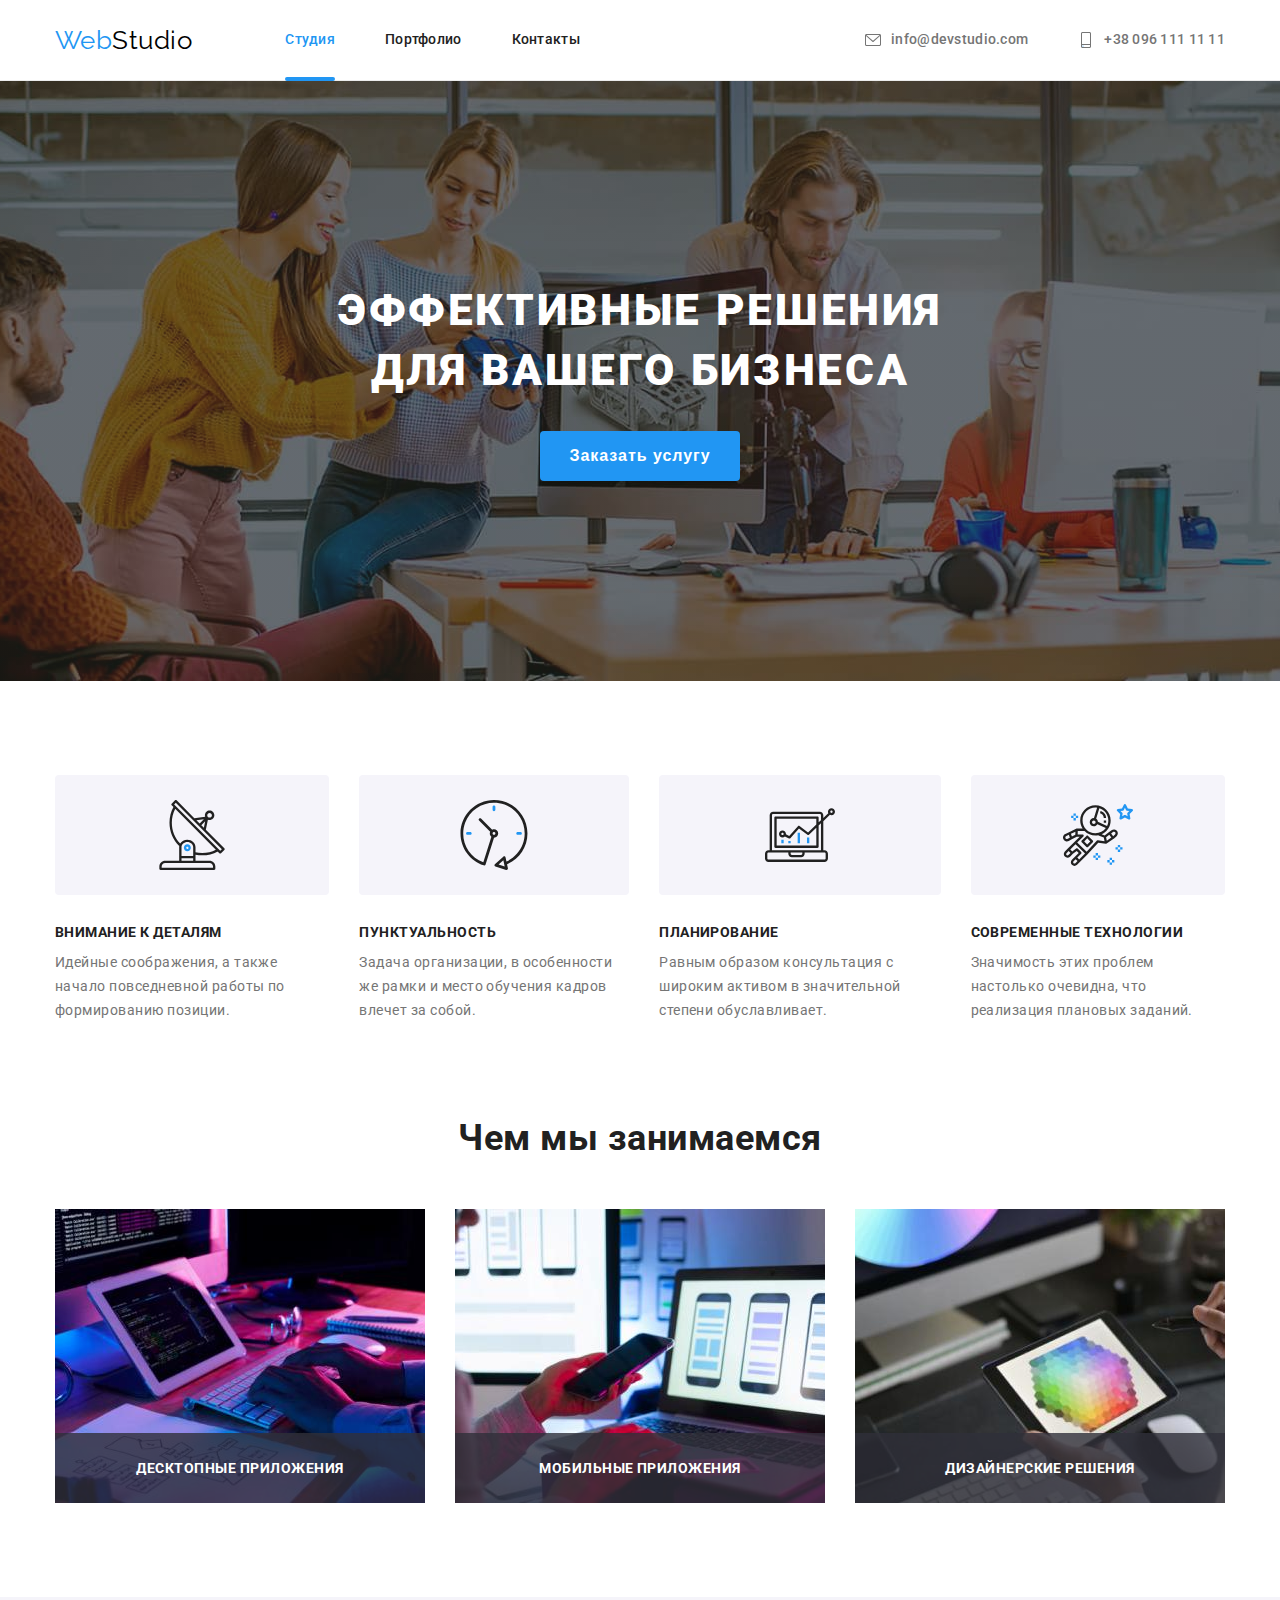
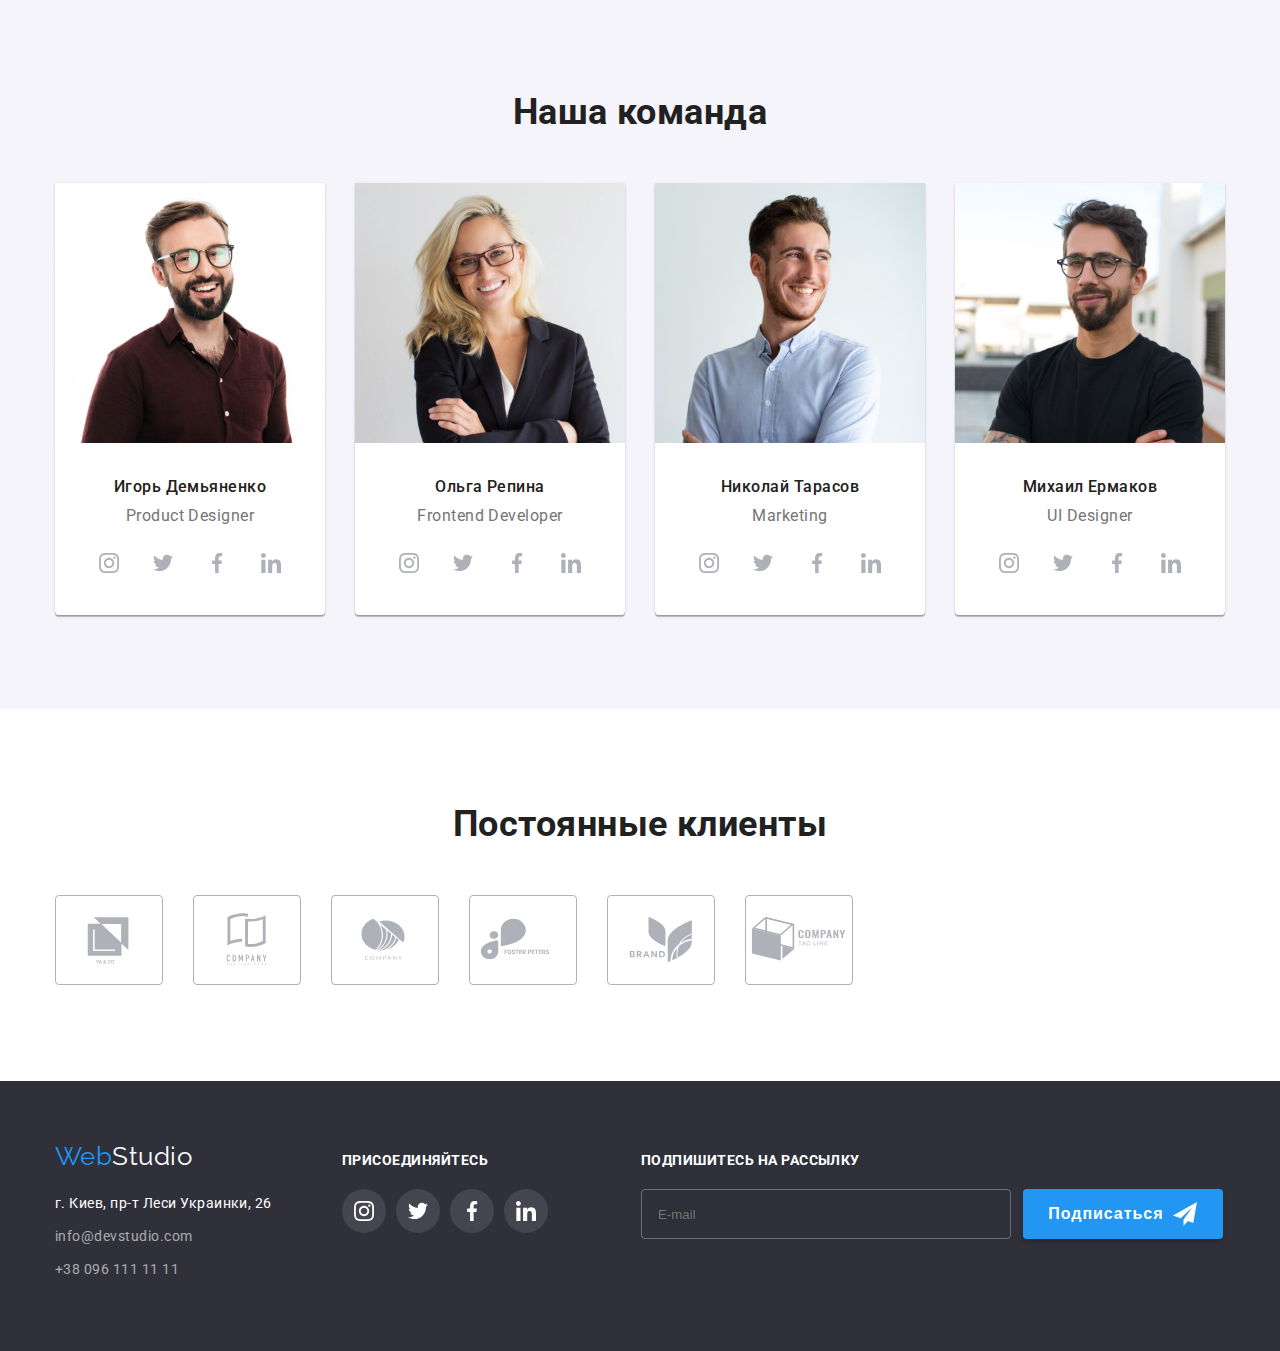
<file: index.html>
<!DOCTYPE html>
<html lang="ru">

<head>
    <meta charset="UTF-8">
    <meta http-equiv="X-UA-Compatible" content="IE=edge">
    <meta name="viewport" content="width=device-width, initial-scale=1.0">
    <title>WebStudio</title>
    <link rel="preconnect" href="https://fonts.gstatic.com">
    <link href="https://fonts.googleapis.com/css2?family=Raleway:wght@700&family=Roboto:wght@400;500;700;900&display=swap" rel="stylesheet">
    <link rel="stylesheet" href="https://cdnjs.cloudflare.com/ajax/libs/modern-normalize/1.0.0/modern-normalize.min.css" integrity="sha512-ISS7cAi1PEhQ8jnbJpJZMd29NlhNj4AWYyLOSp2CE/CsHxTCu+r+t0D2yoJudVrd0/8fTVPUVDzY5Tvli75u/g==" crossorigin="anonymous" referrerpolicy="no-referrer"
    />
    <link rel="stylesheet" href="./css/main.min.css">
</head>

<body>
    <!--Шапка сайта-->
    <header class="header">
        <div class="container">
            <nav class="nav">
                <a class="logo link" href="./index.html">
                    Web<span class="logo--header">Studio</span>
                </a>
                <ul class="nav__list list">
                    <li class="nav__item">
                        <a class="nav__link link current" href="./index.html">Студия</a>
                    </li>
                    <li class="nav__item">
                        <a class="nav__link link" href="./portfolio.html">Портфолио</a>
                    </li>
                    <li class="nav__item">
                        <a class="nav__link link" href="#">Контакты</a>
                    </li>
                </ul>
                <ul class="nav-contacts list">
                    <li class="nav-contacts__item">
                        <a class="nav-contacts__link link" href="mailto:info@devstudio.com">
                            <svg class="nav-contacts__icon">
                                <use href="./images/icons.svg#icon-envelope" width="16" height="16"></use>
                            </svg> info@devstudio.com
                        </a>
                    </li>
                    <li class="nav-contacts__item">
                        <a class="nav-contacts__link link" href="tel:+380961111111">
                            <svg class="nav-contacts__icon">
                                <use href="./images/icons.svg#icon-smartphone" width="16" height="16"></use>
                            </svg> +38 096 111 11 11
                        </a>
                    </li>
                </ul>
            </nav>
        </div>
    </header>
    <main>
        <!--Герой-->
        <section class="hero">
            <div class="container">
                <h1 class="hero__title">Эффективные решения <br/>для вашего бизнеса</h1>
                <button class="button button--dimensions" type="button" data-open-modal>Заказать услугу</button>
            </div>
        </section>
        <!-- Особенности -->
        <section class="section">
            <div class="container">
                <h2 class="section__title visually-hidden">Особенности</h2>
                <ul class="feature list">
                    <li class="feature__item">
                        <div class="feature__icon">
                            <svg class="feature__svg" width=70px hight=70px>
                                <use href="./images/icons.svg#icon-antenna"></use>
                            </svg>
                        </div>
                        <h3 class="feature__heading">Внимание к деталям</h3>
                        <p class="feature__paragraph">Идейные соображения, а также начало повседневной работы по формированию позиции.</p>
                    </li>
                    <li class="feature__item">
                        <div class="feature__icon">
                            <svg class="feature__svg" width=70px hight=70px>
                                <use href="./images/icons.svg#icon-clock"></use>
                            </svg>
                        </div>
                        <h3 class="feature__heading">Пунктуальность</h3>
                        <p class="feature__paragraph">Задача организации, в особенности же рамки и место обучения кадров влечет за собой.</p>
                    </li>
                    <li class="feature__item">
                        <div class="feature__icon">
                            <svg class="feature__svg" width=70px hight=70px>
                                <use href="./images/icons.svg#icon-diagram"></use>
                            </svg>
                        </div>
                        <h3 class="feature__heading">Планирование</h3>
                        <p class="feature__paragraph">Равным образом консультация с широким активом в значительной степени обуславливает.</p>
                    </li>
                    <li class="feature__item">
                        <div class="feature__icon">
                            <svg class="feature__svg" width=70px hight=70px>
                                <use href="./images/icons.svg#icon-astronaut"></use>
                            </svg>
                        </div>
                        <h3 class="feature__heading">Современные технологии</h3>
                        <p class="feature__paragraph">Значимость этих проблем настолько очевидна, что реализация плановых заданий.</p>
                    </li>
                </ul>
            </div>
        </section>
        <!--Работы-->
        <section class="section section-work">
            <div class="container">
                <h2 class="section-work__title section__title">Чем мы занимаемся</h2>
                <ul class="work list">
                    <li class="work__item">
                        <div class="work__thumb">
                            <img class="work__img" src="./images/notebook.jpg" alt="notebook" width="370" height="294">
                            <div class="work__thumb-img">
                                <h3 class="work__thumb-title">Десктопные приложения</h3>
                            </div>
                        </div>
                    </li>
                    <li class="work__item">
                        <div class="work__thumb">
                            <img class="work__img" src="./images/smartphone.jpg" alt="smartphone" width="370" height="294">
                            <div class="work__thumb-img">
                                <h3 class="work__thumb-title">Мобильные приложения</h3>
                            </div>
                        </div>
                    </li>
                    <li class="work__item">
                        <div class="work__thumb">
                            <img class="work__img" src="./images/tablet.jpg" alt="tablet" width="370" height="294">
                            <div class="work__thumb-img">
                                <h3 class="work__thumb-title">Дизайнерские решения</h3>
                            </div>
                        </div>
                    </li>
                </ul>
            </div>
        </section>
        <!--Наша команда-->
        <section class="our-team section">
            <div class="container">
                <h2 class="our-team__title section__title">Наша команда</h2>
                <ul class="our-team__list list">
                    <li class="our-team__item">
                        <div class="our-team__cards">
                            <img class="our-team__img" src="./images/product_designer.jpg" alt="Игорь Демьяненко" width="270" height="260">
                            <h3 class="our-team__heading">Игорь Демьяненко</h3>
                            <p class="our-team__paragraph">Product Designer</p>
                            <ul class="social__list social__list--our-team list">
                                <li class="social__item">
                                    <a class="social__link social__link--our-team link" href="">
                                        <svg class="social__icon" width="20" height="20">
                                            <use href="./images/icons.svg#icon-instagram"></use>
                                        </svg>
                                    </a>
                                </li>
                                <li class="social__item">
                                    <a class="social__link social__link--our-team link" href="">
                                        <svg class="social__icon" width="20" height="20">
                                            <use href="./images/icons.svg#icon-twitter"></use>
                                        </svg>
                                    </a>
                                </li>
                                <li class="social__item">
                                    <a class="social__link social__link--our-team link" href="">
                                        <svg class="social__icon" width="20" height="20">
                                            <use href="./images/icons.svg#icon-facebook"></use>
                                        </svg>
                                    </a>
                                </li>
                                <li class="social__item">
                                    <a class="social__link social__link--our-team link" href="">
                                        <svg class="social__icon" width="20" height="20">
                                            <use href="./images/icons.svg#icon-linkedin"></use>
                                        </svg>
                                    </a>
                                </li>
                            </ul>
                        </div>
                    </li>
                    <li class="our-team__item">
                        <div class="our-team__cards">
                            <img class="our-team__img" src="./images/frontend_developer.jpg" alt="Ольга Репина" width="270" height="260">
                            <h3 class="our-team__heading">Ольга Репина</h3>
                            <p class="our-team__paragraph">Frontend Developer</p>
                            <ul class="social__list social__list--our-team list">
                                <li class="social__item">
                                    <a class="social__link social__link--our-team link" href="">
                                        <svg class="social__icon" width="20" height="20">
                                            <use href="./images/icons.svg#icon-instagram"></use>
                                        </svg>
                                    </a>
                                </li>
                                <li class="social__item">
                                    <a class="social__link social__link--our-team link" href="">
                                        <svg class="social__icon" width="20" height="20">
                                            <use href="./images/icons.svg#icon-twitter"></use>
                                        </svg>
                                    </a>
                                </li>
                                <li class="social__item">
                                    <a class="social__link social__link--our-team link" href="">
                                        <svg class="social__icon" width="20" height="20">
                                            <use href="./images/icons.svg#icon-facebook"></use>
                                        </svg>
                                    </a>
                                </li>
                                <li class="social__item">
                                    <a class="social__link social__link--our-team link" href="">
                                        <svg class="social__icon" width="20" height="20">
                                            <use href="./images/icons.svg#icon-linkedin"></use>
                                        </svg>
                                    </a>
                                </li>
                            </ul>
                        </div>
                    </li>
                    <li class="our-team__item">
                        <div class="our-team__cards">
                            <img class="our-team__img" src="./images/мarketing.jpg" alt="Николай Тарасов" width="270" height="260">
                            <h3 class="our-team__heading">Николай Тарасов</h3>
                            <p class="our-team__paragraph">Marketing</p>
                            <ul class="social__list social__list--our-team list">
                                <li class="social__item">
                                    <a class="social__link social__link--our-team link" href="">
                                        <svg class="social__icon" width="20" height="20">
                                            <use href="./images/icons.svg#icon-instagram"></use>
                                        </svg>
                                    </a>
                                </li>
                                <li class="social__item">
                                    <a class="social__link social__link--our-team link" href="">
                                        <svg class="social__icon" width="20" height="20">
                                            <use href="./images/icons.svg#icon-twitter"></use>
                                        </svg>
                                    </a>
                                </li>
                                <li class="social__item">
                                    <a class="social__link social__link--our-team link" href="">
                                        <svg class="social__icon" width="20" height="20">
                                            <use href="./images/icons.svg#icon-facebook"></use>
                                        </svg>
                                    </a>
                                </li>
                                <li class="social__item">
                                    <a class="social__link social__link--our-team link" href="">
                                        <svg class="social__icon" width="20" height="20">
                                            <use href="./images/icons.svg#icon-linkedin"></use>
                                        </svg>
                                    </a>
                                </li>
                            </ul>
                        </div>
                    </li>
                    <li class="our-team__item">
                        <div class="our-team__cards">
                            <img class="our-team__img" src="./images/ui_designer.jpg" alt="Михаил Ермаков" width="270" height="260">
                            <h3 class="our-team__heading">Михаил Ермаков</h3>
                            <p class="our-team__paragraph">UI Designer</p>
                            <ul class="social__list social__list--our-team list">
                                <li class="social__item">
                                    <a class="social__link social__link--our-team link" href="">
                                        <svg class="social__icon" width="20" height="20">
                                            <use href="./images/icons.svg#icon-instagram"></use>
                                        </svg>
                                    </a>
                                </li>
                                <li class="social__item">
                                    <a class="social__link social__link--our-team link" href="">
                                        <svg class="social__icon" width="20" height="20">
                                            <use href="./images/icons.svg#icon-twitter"></use>
                                        </svg>
                                    </a>
                                </li>
                                <li class="social__item">
                                    <a class="social__link social__link--our-team link" href="">
                                        <svg class="social__icon" width="20" height="20">
                                            <use href="./images/icons.svg#icon-facebook"></use>
                                        </svg>
                                    </a>
                                </li>
                                <li class="social__item">
                                    <a class="social__link social__link--our-team link" href="">
                                        <svg class="social__icon" width="20" height="20">
                                            <use href="./images/icons.svg#icon-linkedin"></use>
                                        </svg>
                                    </a>
                                </li>
                            </ul>
                        </div>
                    </li>
                </ul>
            </div>
        </section>
        <section class="customers section">
            <div class="container">
                <h2 class="section__title customers__title">Постоянные клиенты</h2>
                <ul class="customers__list list">
                    <li class="customers__item">
                        <a class="customers__link link" href="#">
                            <svg class="customers__icon" width=106px hight=60px>
                                <use href="./images/icons.svg#icon-logo1"></use>
                            </svg>
                        </a>
                    </li>
                    <li class="customers__item">
                        <a class="customers__link link" href="#">
                            <svg class="customers__icon" width=106px hight=60px>
                                <use href="./images/icons.svg#icon-logo2"></use>
                            </svg>
                        </a>
                    </li>
                    <li class="customers__item">
                        <a class="customers__link link" href="#">
                            <svg class="customers__icon" width=106px hight=60px>
                                <use href="./images/icons.svg#icon-logo3"></use>
                            </svg>
                        </a>
                    </li>
                    <li class="customers__item">
                        <a class="customers__link link" href="#">
                            <svg class="customers__icon" width=106px hight=60px>
                                <use href="./images/icons.svg#icon-logo4"></use>
                            </svg>
                        </a>
                    </li>
                    <li class="customers__item">
                        <a class="customers__link link" href="#">
                            <svg class="customers__icon" width=106px hight=60px>
                                <use href="./images/icons.svg#icon-logo5"></use>
                            </svg>
                        </a>
                    </li>
                    <li class="customers__item">
                        <a class="customers__link link" href="#">
                            <svg class="customers__icon" width=106px hight=60px>
                                <use href="./images/icons.svg#icon-logo6"></use>
                            </svg>
                        </a>
                    </li>
                </ul>
            </div>
        </section>
    </main>
    <!--Футер-->
    <footer class="footer">
        <div class="container">
            <div class="footer-wrap">
                <h2 class="footer__title visually-hidden">Контакты</h2>
                <div class="contacts-wrap">
                    <a class="logo link" href="./index.html">
                        Web<span class="logo--footer">Studio</span>
                    </a>
                    <address class="contacts">
                        <p class="contacts-text">г. Киев, пр-т Леси Украинки, 26</p>
                        <ul class="list">
                            <li class="footer-contacts__item">
                                <a class="footer-contacts__link link" href="mailto:info@devstudio.com">info@devstudio.com</a>
                            </li>
                            <li class="footer-contacts__item">
                                <a class="footer-contacts__link link" href="tel:+380961111111">+38 096 111 11 11</a>
                            </li>
                        </ul>
                    </address>
                </div>
                <div class="footer-social">
                    <b class="footer-social__title">Присоединяйтесь</b>
                    <ul class="social__list social__list--footer list">
                        <li class="social__item social-item--footer">
                            <a class="social__link link" href="">
                                <svg class="social__icon--footer" width="20px" height="20">
                                    <use href="./images/icons.svg#icon-instagram"></use>
                                </svg>
                            </a>
                        </li>
                        <li class="social__item social-item--footer">
                            <a class="social__link link" href="">
                                <svg class="social__icon--footer" width="20px" height="20">
                                    <use href="./images/icons.svg#icon-twitter"></use>
                                </svg>
                            </a>
                        </li>
                        <li class="social__item social-item--footer">
                            <a class="social__link link" href="facebook.com">
                                <svg class="social__icon--footer" width="20px" height="20">
                                    <use href="./images/icons.svg#icon-facebook"></use>
                                </svg>
                            </a>
                        </li>
                        <li class="social__item social-item--footer">
                            <a class="social__link social__link--footer link" href="">
                                <svg class="social__icon--footer" width="20px" height="20">
                                    <use href="./images/icons.svg#icon-linkedin"></use>
                                </svg>
                            </a>
                        </li>
                    </ul>
                </div>
                <div>
                    <b class="footer-form__title">Подпишитесь на рассылку</b>
                    <form class="footer-form js-speaker-form">
                        <label class="footer-form-label">
                            <input class="footer-form-input" type="email" name="email" id="email" placeholder="E-mail">
                        </label>
                        <button class="button button--footer button--dimensions" type="submit">
                            <span>Подписаться</span>
                            <svg class="button--icon" width="24" height="24">
                                <use href="./images/icons.svg#icon-send"></use>
                            </svg>
                        </button>
                    </form>
                </div>
            </div>
        </div>
    </footer>
    <div class="backdrop is-hidden" data-backdrop>
        <div class="modal">
            <b class="modal-title">Оставьте свои данные, мы вам перезвоним</b>
            <form class="modal-form">
                <ul class="modal-form__list list">
                    <li class="modal-form__item">
                        <label class="modal-form__label">
                            <span class="modal-form__span">Имя</span>
                            <div class="modal-form__decoration">
                                <input class="modal-form__input" type="text" name="user-name">
                                <svg class="modal-form__svg" width="18" height="18">
                                    <use href="./images/icons.svg#icon-name"></use>
                                </svg>
                            </div>
                        </label>
                    </li>
                    <li class="modal-form__item">
                        <label class="modal-form__label">
                            <span class="modal-form__span">Телефон</span>
                            <div class="modal-form__decoration">
                                <input class="modal-form__input" type="tel" name="user-phone">
                                <svg class="modal-form__svg" width="18" height="18">
                                    <use href="./images/icons.svg#icon-pfone"></use>
                                </svg>
                            </div>
                        </label>
                    </li>
                    <li class="modal-form__item">
                        <label class="modal-form__label">
                            <span class="modal-form__span">Почта</span>
                            <div class="modal-form__decoration">
                                <input class="modal-form__input" type="email" name="user-email">
                                <svg class="modal-form__svg" width="18" height="18">
                                    <use href="./images/icons.svg#icon-mail"></use>
                                </svg>
                            </div>
                        </label>
                    </li>
                    <li class="modal-form__item">
                        <label class="modal-form__label">
                            <span class="modal-form__span">Комментарий</span>
                            <textarea class="modal-form__textarea" name="comment" id="comment" rows="7" placeholder="Введите текст"></textarea>
                        </label>
                    </li>
                </ul>
                <label class="form-mailing__checkbox">
                    <input class="form-input-checkbox visually-hidden" type="checkbox" name="mailing" value="mailing"/>
                    <svg class="form-svg-checkbox" width="16" height="15">
                        <use href="./images/icons.svg#icon-check"></use>
                    </svg>
                    <span class="form-mailing__span">Соглашаюсь с рассылкой и принимаю&nbsp</span>
                    <a class="modal-form__link" href="#">
                        Условия договора
                    </a>
                </label>
                <button class=" button button__modal-form button--dimensions" type="submit">Отправить</button>
            </form>
            <button class="close" type="button" data-close-modal>
                <svg class="modal-icon-close" width="18" height="18">
                    <use href="./images/icons.svg#icon-close"></use>
                </svg>
            </button>
        </div>
    </div>
    <script src="./modal.js"></script>
    <script>
        (() => {
            document
                .querySelector('.js-speaker-form')
                .addEventListener('submit', e => {
                    e.preventDefault();

                    new FormData(e.currentTarget).forEach((value, name) =>
                        console.log('${name}: ${value}'),
                    );

                    e.currentTarget.reset();
                });
        })();
    </script>
</body>

</html>
</file>
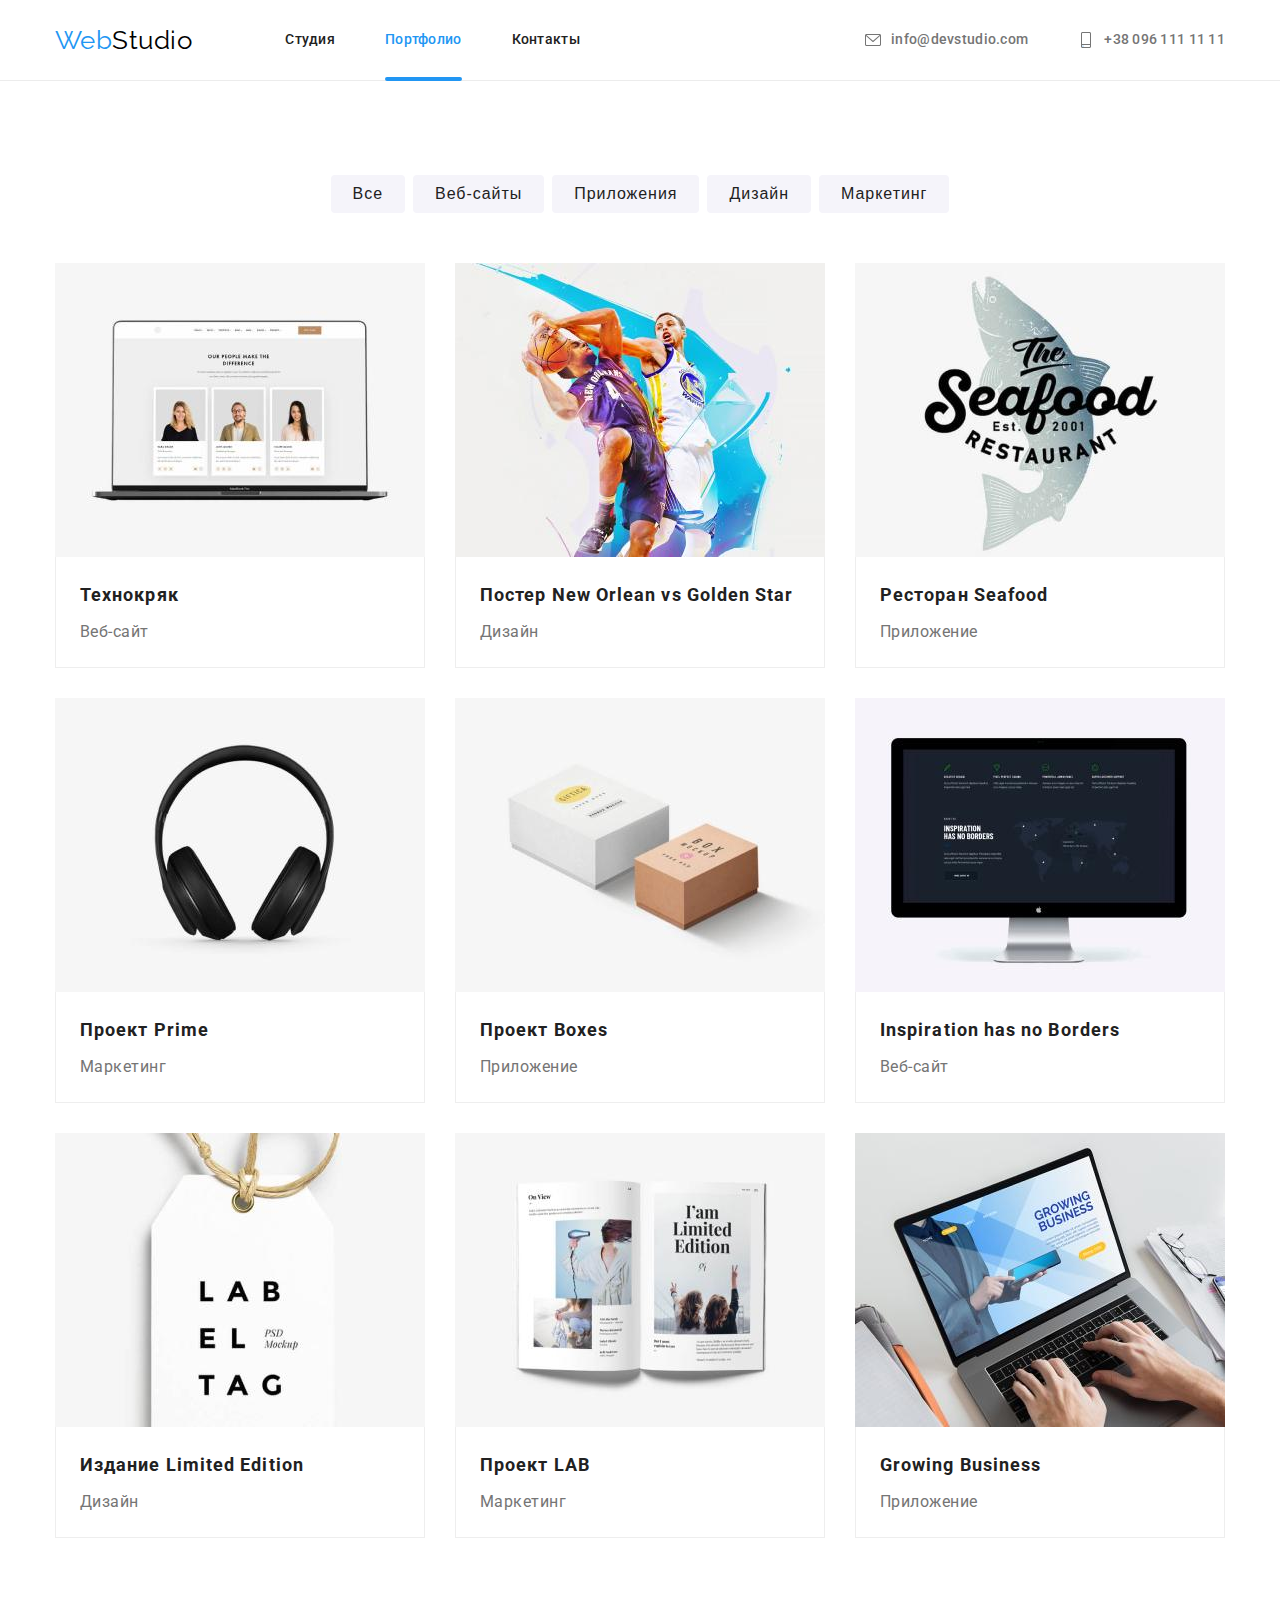
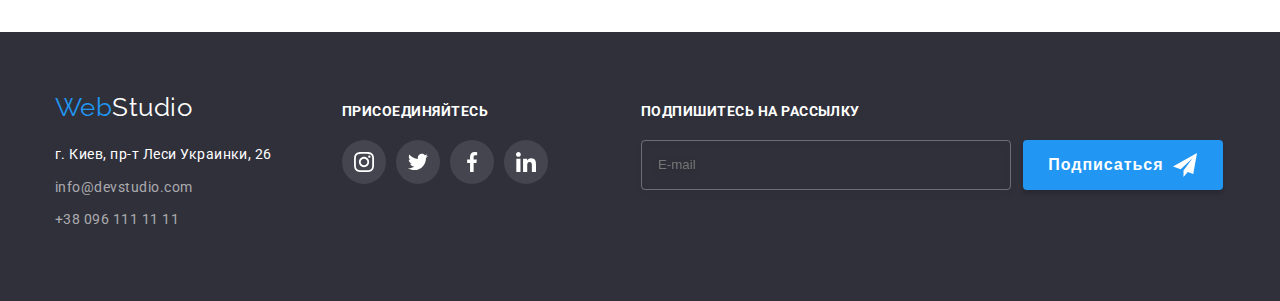
<file: portfolio.html>
<!DOCTYPE html>
<html lang="ru">

<head>
    <meta charset="UTF-8">
    <meta http-equiv="X-UA-Compatible" content="IE=edge">
    <meta name="viewport" content="width=device-width, initial-scale=1.0">
    <title>Портфолио</title>
    <link rel="preconnect" href="https://fonts.gstatic.com">
    <link href="https://fonts.googleapis.com/css2?family=Raleway:wght@700&family=Roboto:wght@400;500;700;900&display=swap" rel="stylesheet">
    <link rel="stylesheet" href="https://cdnjs.cloudflare.com/ajax/libs/modern-normalize/1.0.0/modern-normalize.min.css" integrity="sha512-ISS7cAi1PEhQ8jnbJpJZMd29NlhNj4AWYyLOSp2CE/CsHxTCu+r+t0D2yoJudVrd0/8fTVPUVDzY5Tvli75u/g==" crossorigin="anonymous" referrerpolicy="no-referrer"
    />
    <link rel="stylesheet" href="./css/main.min.css">
</head>

<body>
    <!--Шапка сайта-->
    <header class="header">
        <div class="container">
            <nav class="nav">
                <a class="logo link" href="./index.html">
                    Web<span class="logo--header">Studio</span>
                </a>
                <ul class="nav__list list">
                    <li class="nav__item">
                        <a class="nav__link link" href="./index.html">Студия</a>
                    </li>
                    <li class="nav__item">
                        <a class="nav__link link current" href="./portfolio.html">Портфолио</a>
                    </li>
                    <li class="nav__item">
                        <a class="nav__link link" href="#">Контакты</a>
                    </li>
                </ul>
                <ul class="nav-contacts list">
                    <li class="nav-contacts__item">
                        <a class="nav-contacts__link link" href="mailto:info@devstudio.com">
                            <svg class="nav-contacts__icon">
                                <use href="./images/icons.svg#icon-envelope" width="16" height="16"></use>
                            </svg> info@devstudio.com
                        </a>
                    </li>
                    <li class="nav-contacts__item">
                        <a class="nav-contacts__link link" href="tel:+380961111111">
                            <svg class="nav-contacts__icon">
                                <use href="./images/icons.svg#icon-smartphone" width="16" height="16"></use>
                            </svg> +38 096 111 11 11
                        </a>
                    </li>
                </ul>
            </nav>
        </div>
    </header>
    <main class="section">
        <div class="container">
            <h1 class="visually-hidden">Портфолио</h1>
            <h2 class="visually-hidden">Фильтр списка сайтов</h2>
            <div class="filter-wrap">
                <ul class="filter list">
                    <li class="filter__item">
                        <button class="button--filter button" type="button">Все</button>
                    </li>
                    <li class="filter__item">
                        <button class="button--filter button" type="button">Веб-сайты</button>
                    </li>
                    <li class="filter__item">
                        <button class="button--filter button" type="button">Приложения</button>
                    </li>
                    <li class="filter__item">
                        <button class="button--filter button" type="button">Дизайн</button>
                    </li>
                    <li class="filter__item">
                        <button class="button--filter button" type="button">Маркетинг</button>
                    </li>
                </ul>
            </div>
            <h2 class="visually-hidden">Галерея работ</h2>
            <ul class="gallery-works list">
                <li class="gallery-works__item">
                    <a class="card link" href="">
                        <div class="card__thumb">
                            <img class="card__img" src="./images/portfolio/technocryk.jpg" alt="technocryk" width="370" height="294">
                            <p class="card-back-side">Технокряк это современная площадка распространения коронавируса. Компании используют эту платформу для цифрового шпионажа и атак на защищённые сервера конкурентов.
                            </p>
                        </div>
                        <div class="card__description">
                            <h3 class="card__heading">Технокряк</h3>
                            <p class="card__text">Веб-сайт</p>
                        </div>
                    </a>
                </li>
                <li class="gallery-works__item">
                    <a class="card link" href="">
                        <div class="card__thumb">
                            <img class="card__img" src="./images/portfolio/poster.jpg" alt="Poster New Orlean vs Golden Star" width="370" height="294">
                            <p class="card-back-side">Технокряк это современная площадка распространения коронавируса. Компании используют эту платформу для цифрового шпионажа и атак на защищённые сервера конкурентов.
                            </p>
                        </div>
                        <div class="card__description">
                            <h3 class="card__heading">Постер New Orlean vs Golden Star</h3>
                            <p class="card__text">Дизайн</p>
                        </div>
                    </a>
                </li>
                <li class="gallery-works__item">
                    <a class="card link" href="">
                        <div class="card__thumb">
                            <img class="card__img" src="./images/portfolio/seafood.jpg" alt="Seafood Restaurant" width="370" height="294">
                            <p class="card-back-side">Технокряк это современная площадка распространения коронавируса. Компании используют эту платформу для цифрового шпионажа и атак на защищённые сервера конкурентов.
                            </p>
                        </div>
                        <div class="card__description">
                            <h3 class="card__heading">Ресторан Seafood</h3>
                            <p class="card__text">Приложение</p>
                        </div>
                    </a>
                </li>
                <li class="gallery-works__item">
                    <a class="card link" href="">
                        <div class="card__thumb">
                            <img class="card__img" src="./images/portfolio/prime.jpg" alt="Prime Project" width="370" height="294">
                            <p class="card-back-side">Технокряк это современная площадка распространения коронавируса. Компании используют эту платформу для цифрового шпионажа и атак на защищённые сервера конкурентов.
                            </p>
                        </div>
                        <div class="card__description">
                            <h3 class="card__heading">Проект Prime</h3>
                            <p class="card__text">Маркетинг</p>
                        </div>
                    </a>
                </li>
                <li class="gallery-works__item">
                    <a class="card link" href="">
                        <div class="card__thumb">
                            <img class="card__img" src="./images/portfolio/boxes.jpg" alt="Boxes project" width="370" height="294">
                            <p class="card-back-side">Технокряк это современная площадка распространения коронавируса. Компании используют эту платформу для цифрового шпионажа и атак на защищённые сервера конкурентов.
                            </p>
                        </div>
                        <div class="card__description">
                            <h3 class="card__heading">Проект Boxes</h3>
                            <p class="card__text">Приложение</p>
                        </div>
                    </a>
                </li>
                <li class="gallery-works__item">
                    <a class="card link" href="">
                        <div class="card__thumb">
                            <img class="card__img" src="./images/portfolio/inspiration.jpg" alt="Inspiration has no Borders" width="370" height="294">
                            <p class="card-back-side">Технокряк это современная площадка распространения коронавируса. Компании используют эту платформу для цифрового шпионажа и атак на защищённые сервера конкурентов.
                            </p>
                        </div>
                        <div class="card__description">
                            <h3 class="card__heading">Inspiration has no Borders</h3>
                            <p class="card__text">Веб-сайт</p>
                        </div>
                    </a>
                </li>
                <li class="gallery-works__item">
                    <a class="card link" href="">
                        <div class="card__thumb">
                            <img class="card__img" src="./images/portfolio/lab.jpg" alt="Limited Edition" width="370" height="294">
                            <p class="card-back-side">Технокряк это современная площадка распространения коронавируса. Компании используют эту платформу для цифрового шпионажа и атак на защищённые сервера конкурентов.
                            </p>
                        </div>
                        <div class="card__description">
                            <h3 class="card__heading">Издание Limited Edition</h3>
                            <p class="card__text">Дизайн</p>
                        </div>
                    </a>
                </li>
                <li class="gallery-works__item">
                    <a class="card link" href="">
                        <div class="card__thumb">
                            <img class="card__img" src="./images/portfolio/limited.jpg" alt="LAB project" width="370" height="294">
                            <p class="card-back-side">Технокряк это современная площадка распространения коронавируса. Компании используют эту платформу для цифрового шпионажа и атак на защищённые сервера конкурентов.
                            </p>
                        </div>
                        <div class="card__description">
                            <h3 class="card__heading">Проект LAB</h3>
                            <p class="card__text">Маркетинг</p>
                        </div>
                    </a>
                </li>
                <li class="gallery-works__item">
                    <a class="card link" href="">
                        <div class="card__thumb">
                            <img class="card__img" src="./images/portfolio/business.jpg" alt="Growing Business" width="370" height="294">
                            <p class="card-back-side">Технокряк это современная площадка распространения коронавируса. Компании используют эту платформу для цифрового шпионажа и атак на защищённые сервера конкурентов.
                            </p>
                        </div>
                        <div class="card__description">
                            <h3 class="card__heading">Growing Business</h3>
                            <p class="card__text">Приложение</p>
                        </div>
                    </a>
                </li>
            </ul>
        </div>
    </main>
    <footer class="footer">
        <div class="container">
            <div class="footer-wrap">
                <div class="contacts-wrap">
                    <h2 class="footer__title visually-hidden">Контакты</h2>
                    <a class="logo link" href="./index.html">
                        Web<span class="logo--footer">Studio</span>
                    </a>
                    <address class="contacts">
                        <p class="contacts-text">г. Киев, пр-т Леси Украинки, 26</p>
                        <ul class="list">
                            <li class="footer-contacts__item">
                                <a class="footer-contacts__link link" href="mailto:info@devstudio.com">info@devstudio.com</a>
                            </li>
                            <li class="footer-contacts__item">
                                <a class="footer-contacts__link link" href="tel:+380961111111">+38 096 111 11 11</a>
                            </li>
                        </ul>
                    </address>
                </div>
                <div class="footer-social">
                    <b class="footer-social__title">Присоединяйтесь</b>
                    <ul class="social__list social__list--footer list">
                        <li class="social__item social-item--footer">
                            <a class="social__link link" href="">
                                <svg class="social__icon--footer" width="20px" height="20">
                                    <use href="./images/icons.svg#icon-instagram"></use>
                                </svg>
                            </a>
                        </li>
                        <li class="social__item social-item--footer">
                            <a class="social__link link" href="">
                                <svg class="social__icon--footer" width="20px" height="20">
                                    <use href="./images/icons.svg#icon-twitter"></use>
                                </svg>
                            </a>
                        </li>
                        <li class="social__item social-item--footer">
                            <a class="social__link link" href="facebook.com">
                                <svg class="social__icon--footer" width="20px" height="20">
                                    <use href="./images/icons.svg#icon-facebook"></use>
                                </svg>
                            </a>
                        </li>
                        <li class="social__item social-item--footer">
                            <a class="social__link link" href="">
                                <svg class="social__icon--footer" width="20px" height="20">
                                    <use href="./images/icons.svg#icon-linkedin"></use>
                                </svg>
                            </a>
                        </li>
                    </ul>
                </div>
                <div class="footer-form-decoration">
                    <b class="footer-form__title">Подпишитесь на рассылку</b>
                    <form class="footer-form js-speaker-form">
                        <label class="footer-form-label">
                            <input class="footer-form-input" type="email" name="email" id="email" placeholder="E-mail">
                        </label>
                        <button class="button button--footer button--dimensions" type="submit">
                            <span>Подписаться</span>
                            <svg class="button--icon" width="24" height="24">
                                <use href="./images/icons.svg#icon-send"></use>
                            </svg>
                        </button>
                    </form>
                </div>
            </div>
        </div>
    </footer>
</body>

</html>
</file>
<file: css/main.min.css>
:root{--main-font: Roboto, sans-serif;--auxiliary-font: Raleway, sans-serif;--header-logo: #000000;--header-color-border: #ececec;--hero-linear-gradient-start: rgba(48, 58, 47, 0.4);--hero-linear-gradient-end: rgba(48, 58, 47, 0.4);--background-color-hero: #c4c4c4;--background-social-icon-footer: rgba(255, 255, 255, 0.1);--background-color-hero-footer: #2f303a;--title-text-color-hero-footer: #ffffff;--title-text-color: #212121;--primary-text-color: #757575;--static-color-svg-icons: #afb1b8;--accent-color: #2196f3;--primary-white-color: #ffffff;--button-primary-background: #f5f4fa;--button-hover: #188ce8;--background-color-modal: rgba(0, 0, 0, 0.2);--background-card-back-side: rgba(33, 150, 243, 0.9)}html{-webkit-box-sizing:border-box;box-sizing:border-box}*,*::before,*::after{-webkit-box-sizing:inherit;box-sizing:inherit}body{margin:0;color:var(--primary-text-color);background-color:var(--primary-white-color);font-family:var(--main-font);font-style:normal;letter-spacing:0.03em}h1,h2,h3,h4,h5,h6{margin-top:0;margin-bottom:0}textarea{resize:none}.visually-hidden{position:absolute;width:1px;height:1px;margin:-1px;border:0;padding:0;white-space:nowrap;-webkit-clip-path:inset(100%);clip-path:inset(100%);clip:rect(0 0 0 0);overflow:hidden}.list{padding:0;margin:0;list-style:none}.link{text-decoration:none}.container{width:1200px;margin-left:auto;margin-right:auto;padding-left:15px;padding-right:15px}.logo{font-family:var(--auxiliary-font);font-size:26px;line-height:1.19;color:var(--accent-color)}.logo--header{margin-right:93px;color:var(--header-logo)}.logo--footer{display:inline-block;margin-bottom:20px;color:var(--title-text-color-hero-footer)}.button{padding:10px;text-decoration:none;border-style:none;font-style:normal;font-weight:700;font-size:16px;line-height:1.875;letter-spacing:0.06em;cursor:pointer;border-radius:4px;color:var(--title-text-color-hero-footer);background-color:var(--accent-color);-webkit-box-shadow:0px 4px 4px rgba(0,0,0,0.15);box-shadow:0px 4px 4px rgba(0,0,0,0.15);-webkit-transition:250ms background-color cubic-bezier(0.4, 0, 0.2, 1);transition:250ms background-color cubic-bezier(0.4, 0, 0.2, 1)}.button:hover,.button:focus{background-color:var(--button-hover)}.button--footer{display:-webkit-box;display:-ms-flexbox;display:flex;-webkit-box-pack:center;-ms-flex-pack:center;justify-content:center;fill:var(--title-text-color-hero-footer)}.button--icon{margin-left:10px;-ms-flex-item-align:center;-ms-grid-row-align:center;align-self:center}.button__modal-form{display:-webkit-box;display:-ms-flexbox;display:flex;-webkit-box-pack:center;-ms-flex-pack:center;justify-content:center;-webkit-box-align:center;-ms-flex-align:center;align-items:center;margin-left:auto;margin-right:auto}.button--dimensions{min-width:200px;min-height:50px}.section{padding-top:94px;padding-bottom:94px}.section__title,.footer__title{margin-top:0;margin-bottom:0;font-weight:700;font-size:36px;line-height:1.17;text-align:center;color:var(--title-text-color)}.section__title .heading,.footer__title .heading{color:var(--title-text-color)}.social__list{display:-webkit-box;display:-ms-flexbox;display:flex}.social__item{display:-webkit-box;display:-ms-flexbox;display:flex;width:44px;height:44px;-webkit-box-pack:center;-ms-flex-pack:center;justify-content:center;-webkit-box-align:center;-ms-flex-align:center;align-items:center}.social__item:not(:last-child){margin-right:10px}.social__link{display:-webkit-box;display:-ms-flexbox;display:flex;width:inherit;height:inherit;-webkit-box-pack:center;-ms-flex-pack:center;justify-content:center;-webkit-box-align:center;-ms-flex-align:center;align-items:center;border-radius:50%;-webkit-transition:250ms background-color cubic-bezier(0.4, 0, 0.2, 1),250ms fill cubic-bezier(0.4, 0, 0.2, 1);transition:250ms background-color cubic-bezier(0.4, 0, 0.2, 1),250ms fill cubic-bezier(0.4, 0, 0.2, 1)}.social__link:hover,.social__link:focus{background-color:var(--accent-color);fill:var(--primary-white-color)}.social__list--our-team{margin-top:16px;-webkit-box-pack:center;-ms-flex-pack:center;justify-content:center;fill:var(--static-color-svg-icons)}.social__list--footer{display:-webkit-box;display:-ms-flexbox;display:flex;margin-top:20px}.social-item--footer{background-color:var(--background-social-icon-footer);border-radius:50%}.social-item:not(:last-child){margin-right:10px}.social__icon--footer{fill:var(--primary-white-color)}.header{border-bottom:1px solid var(--header-color-border)}.nav{display:-webkit-box;display:-ms-flexbox;display:flex;-webkit-box-align:center;-ms-flex-align:center;align-items:center}.nav__list{display:-webkit-box;display:-ms-flexbox;display:flex}.nav__item:not(:last-child){margin-right:50px}.nav__link{display:block;padding-top:32px;padding-bottom:32px;font-weight:500;font-size:14px;line-height:1.14;letter-spacing:0.02em;color:var(--title-text-color);-webkit-transition-property:color, fill;transition-property:color, fill;-webkit-transition-duration:250ms;transition-duration:250ms;-webkit-transition-timing-function:cubic-bezier(0.4, 0, 0.2, 1);transition-timing-function:cubic-bezier(0.4, 0, 0.2, 1)}.nav__link:hover,.nav__link:focus{color:var(--accent-color);fill:var(--accent-color)}.nav__link.current{position:relative;color:var(--accent-color)}.nav__link.current::after{content:'';position:absolute;bottom:-1px;left:0;display:block;width:100%;height:4px;border:2px solid var(--accent-color);border-radius:4px}.nav-contacts{display:-webkit-box;display:-ms-flexbox;display:flex;margin-left:auto}.nav-contacts__item:not(:last-child){margin-right:50px}.nav-contacts__link{display:-webkit-box;display:-ms-flexbox;display:flex;padding-top:32px;padding-bottom:32px;text-decoration:none;font-weight:500;font-size:14px;line-height:1.14;letter-spacing:0.02em;fill:var(--primary-text-color);color:var(--primary-text-color);-webkit-transition:250ms color cubic-bezier(0.4, 0, 0.2, 1),250ms fill cubic-bezier(0.4, 0, 0.2, 1);transition:250ms color cubic-bezier(0.4, 0, 0.2, 1),250ms fill cubic-bezier(0.4, 0, 0.2, 1)}.nav-contacts__link:hover,.nav-contacts__link:focus{color:var(--accent-color);fill:var(--accent-color)}.nav-contacts__icon{display:-webkit-box;display:-ms-flexbox;display:flex;width:1rem;height:1rem;margin-left:auto;margin-right:10px}.hero{max-width:1600px;height:600px;margin-left:auto;margin-right:auto;padding-top:200px;padding-bottom:200px;background-color:var(--background-color-hero);background-image:-webkit-gradient(linear, left top, right top, from(var(--hero-linear-gradient-start)), to(var(--hero-linear-gradient-end))),url("../images/bghero.jpg");background-image:linear-gradient(to right, var(--hero-linear-gradient-start), var(--hero-linear-gradient-end)),url("../images/bghero.jpg");background-repeat:no-repeat;background-position:center;background-size:cover;text-align:center}.hero__title{margin-top:0;margin-bottom:30px;text-transform:uppercase;font-weight:900;font-size:44px;line-height:1.36;letter-spacing:0.06em;color:var(--title-text-color-hero-footer)}.feature{display:-webkit-box;display:-ms-flexbox;display:flex}.feature__item:not(:last-child){margin-right:30px}.feature__icon{display:-webkit-box;display:-ms-flexbox;display:flex;width:inherit;height:120px;margin-bottom:30px;-webkit-box-pack:center;-ms-flex-pack:center;justify-content:center;-webkit-box-align:center;-ms-flex-align:center;align-items:center;border-radius:4px;background-color:var(--button-primary-background)}.feature__svg{height:inherit}.feature__heading{margin-top:0;margin-bottom:10px;font-weight:700;font-size:14px;line-height:1.14;text-transform:uppercase;color:var(--title-text-color)}.feature__paragraph{margin:0;font-weight:400;font-size:14px;line-height:1.71}.section-work{padding-top:0}.work{display:-webkit-box;display:-ms-flexbox;display:flex}.section-work__title{margin-bottom:50px}.work .heading{margin-bottom:30px;color:var(--title-text-color)}.work__item:not(:last-child){margin-right:30px}.work__img{display:block}.work__thumb{position:relative}.work__thumb-img{position:absolute;left:0;bottom:0;width:100%;height:70px;display:-webkit-box;display:-ms-flexbox;display:flex;-webkit-box-pack:center;-ms-flex-pack:center;justify-content:center;-webkit-box-align:center;-ms-flex-align:center;align-items:center;background:rgba(47,48,58,0.8)}.work__thumb-title{font-style:normal;font-weight:700;font-size:14px;line-height:1.143;text-align:center;text-transform:uppercase;color:#ffffff}.our-team{padding-top:94px;padding-bottom:94px;background-color:var(--button-primary-background)}.our-team__title{margin-bottom:50px}.our-team__list{display:-webkit-box;display:-ms-flexbox;display:flex}.our-team__item{background:var(--primary-white-color);-webkit-box-shadow:0px 1px 3px rgba(0,0,0,0.12),0px 1px 1px rgba(0,0,0,0.14),0px 2px 1px rgba(0,0,0,0.2);box-shadow:0px 1px 3px rgba(0,0,0,0.12),0px 1px 1px rgba(0,0,0,0.14),0px 2px 1px rgba(0,0,0,0.2);border-radius:0px 0px 4px 4px}.our-team__item:not(:last-child){margin-right:30px}.our-team__cards{padding-bottom:30px;text-align:center}.our-team__img{margin-bottom:30px}.our-team__heading{margin-top:0;margin-bottom:10px;font-weight:500;font-size:16px;line-height:1.19;color:var(--title-text-color)}.our-team__paragraph{margin:0;font-weight:400;font-size:16px;line-height:1.19;color:var(--primary-text-color)}.customers__title{padding-bottom:50px}.customers__list{display:-webkit-box;display:-ms-flexbox;display:flex}.customers__item{width:calc((100%-30px) / 6);height:92px;-webkit-box-pack:center;-ms-flex-pack:center;justify-content:center;-webkit-box-align:center;-ms-flex-align:center;align-items:center}.customers__item:not(:last-child){margin-right:30px}.customers__link{display:-webkit-box;display:-ms-flexbox;display:flex;height:90px;-webkit-box-align:center;-ms-flex-align:center;align-items:center;-webkit-box-pack:center;-ms-flex-pack:center;justify-content:center;border:1px solid var(--static-color-svg-icons);border-radius:4px;fill:var(--static-color-svg-icons);-webkit-transition:250ms fill cubic-bezier(0.4, 0, 0.2, 1),250ms border cubic-bezier(0.4, 0, 0.2, 1);transition:250ms fill cubic-bezier(0.4, 0, 0.2, 1),250ms border cubic-bezier(0.4, 0, 0.2, 1)}.customers__link:hover,.customers__link:focus{fill:var(--accent-color);border:1px solid var(--accent-color)}.customers__icon{display:-webkit-box;display:-ms-flexbox;display:flex;height:inherit;-webkit-box-align:center;-ms-flex-align:center;align-items:center;-webkit-box-pack:center;-ms-flex-pack:center;justify-content:center}.filter-wrap{margin-bottom:50px}.filter{display:-webkit-box;display:-ms-flexbox;display:flex;-webkit-box-pack:center;-ms-flex-pack:center;justify-content:center}.filter__item:not(:last-child){margin-right:8px}.button--filter{padding:6px 22px;font-weight:500;line-height:1.62;color:var(--title-text-color);background-color:var(--button-primary-background);-webkit-box-shadow:none;box-shadow:none;-webkit-transition:250ms color cubic-bezier(0.4, 0, 0.2, 1),250ms background-color cubic-bezier(0.4, 0, 0.2, 1),250ms -webkit-box-shadow cubic-bezier(0.4, 0, 0.2, 1);transition:250ms color cubic-bezier(0.4, 0, 0.2, 1),250ms background-color cubic-bezier(0.4, 0, 0.2, 1),250ms -webkit-box-shadow cubic-bezier(0.4, 0, 0.2, 1);transition:250ms color cubic-bezier(0.4, 0, 0.2, 1),250ms background-color cubic-bezier(0.4, 0, 0.2, 1),250ms box-shadow cubic-bezier(0.4, 0, 0.2, 1);transition:250ms color cubic-bezier(0.4, 0, 0.2, 1),250ms background-color cubic-bezier(0.4, 0, 0.2, 1),250ms box-shadow cubic-bezier(0.4, 0, 0.2, 1),250ms -webkit-box-shadow cubic-bezier(0.4, 0, 0.2, 1)}.button--filter:hover,.button--filter:focus{background-color:var(--accent-color);color:var(--title-text-color-hero-footer);-webkit-box-shadow:0px 3px 1px rgba(0,0,0,0.1),0px 1px 2px rgba(0,0,0,0.08),0px 2px 2px rgba(0,0,0,0.12);box-shadow:0px 3px 1px rgba(0,0,0,0.1),0px 1px 2px rgba(0,0,0,0.08),0px 2px 2px rgba(0,0,0,0.12)}.gallery-works{display:-webkit-box;display:-ms-flexbox;display:flex;-ms-flex-wrap:wrap;flex-wrap:wrap}.gallery-works__item{width:calc((100% - 60px) / 3);margin-right:30px;margin-bottom:30px}.gallery-works__item:nth-child(3n){margin-right:0}.gallery-works__item:nth-last-child(-n+3){margin-bottom:0}.card{display:block;text-decoration:none;-webkit-transition:-webkit-box-shadow 250ms cubic-bezier(0.4, 0, 0.2, 1);transition:-webkit-box-shadow 250ms cubic-bezier(0.4, 0, 0.2, 1);transition:box-shadow 250ms cubic-bezier(0.4, 0, 0.2, 1);transition:box-shadow 250ms cubic-bezier(0.4, 0, 0.2, 1), -webkit-box-shadow 250ms cubic-bezier(0.4, 0, 0.2, 1)}.card:hover,.card:focus{-webkit-box-shadow:0px 1px 1px rgba(0,0,0,0.12),0px 4px 4px rgba(0,0,0,0.06),1px 4px 6px rgba(0,0,0,0.16);box-shadow:0px 1px 1px rgba(0,0,0,0.12),0px 4px 4px rgba(0,0,0,0.06),1px 4px 6px rgba(0,0,0,0.16)}.card__thumb{display:block;position:relative;overflow:hidden}.card__img{display:block}.card-back-side{position:absolute;top:0;left:0;width:100%;height:100%;margin-top:0;margin-bottom:0;padding-top:63px;padding-bottom:63px;padding-left:24px;padding-right:24px;font-size:18px;line-height:1.556;color:var(--primary-white-color);background:var(--background-card-back-side);-webkit-transition:opacity 250ms cubic-bezier(0.4, 0, 0.2, 1);transition:opacity 250ms cubic-bezier(0.4, 0, 0.2, 1);-webkit-transform:translateY(100%);transform:translateY(100%);-webkit-transition:-webkit-transform 250ms;transition:-webkit-transform 250ms;transition:transform 250ms;transition:transform 250ms, -webkit-transform 250ms}.card:hover .card-back-side,.card:focus .card-back-side{-webkit-transform:translateY(0);transform:translateY(0)}.card__description{padding-top:20px;padding-right:24px;padding-bottom:20px;padding-left:24px;border-left:1px solid #eeeeee;border-right:1px solid #eeeeee;border-bottom:1px solid #eeeeee}.card__heading{margin-top:0;margin-bottom:4px;font-weight:700;font-size:18px;line-height:2;letter-spacing:0.06em;color:var(--title-text-color)}.card__text{margin-top:0;margin-bottom:0px;font-weight:400;font-size:16px;line-height:1.87;color:var(--primary-text-color)}.footer{padding-top:60px;padding-bottom:60px;background-color:var(--background-color-hero-footer)}.footer-wrap{display:-webkit-box;display:-ms-flexbox;display:flex;-webkit-box-align:baseline;-ms-flex-align:baseline;align-items:baseline}.contacts-wrap{margin-right:70px}.contacts{font-style:normal;font-weight:400;font-size:14px;line-height:1.71}.contacts-text{margin-top:0;margin-bottom:9px;color:var(--title-text-color-hero-footer)}.footer-contacts__item{margin-bottom:9px}.footer-contacts__link{color:rgba(255,255,255,0.6);-webkit-transition-property:color;transition-property:color;-webkit-transition-duration:250ms;transition-duration:250ms;-webkit-transition-timing-function:cubic-bezier(0.4, 0, 0.2, 1);transition-timing-function:cubic-bezier(0.4, 0, 0.2, 1)}.footer-contacts__link:hover,.footer-contacts__link:focus{color:var(--accent-color)}.footer-social{margin-right:93px}.footer-social__title{font-weight:700;font-size:14px;line-height:1.143;text-transform:uppercase;color:var(--primary-white-color)}.footer-form__title{font-style:normal;font-weight:700;font-size:14px;line-height:1.143;text-transform:uppercase;color:var(--primary-white-color)}.footer-form{display:-webkit-box;display:-ms-flexbox;display:flex;margin-top:20px}.footer-form-label{margin-right:12px}.footer-form-input{width:370px;height:50px;padding-left:16px;border-style:none;border:1px solid rgba(255,255,255,0.3);border-radius:4px;-webkit-filter:drop-shadow(0px 4px 4px rgba(0,0,0,0.15));filter:drop-shadow(0px 4px 4px rgba(0,0,0,0.15));background-color:inherit;color:rgba(255,255,255,0.6)}.footer-form-input:hover,.footer-form-input:focus{border-color:var(--accent-color)}.backdrop{position:fixed;top:0;left:0;width:100%;height:100%;background:var(--background-color-modal);opacity:1;-webkit-transition:opacity 500ms cubic-bezier(0.4, 0, 0.2, 1);transition:opacity 500ms cubic-bezier(0.4, 0, 0.2, 1)}.backdrop.is-hidden{opacity:0;pointer-events:none}.backdrop.is-hidden .modal{-webkit-transform:translate(-50%, -50%) scale(0.8);transform:translate(-50%, -50%) scale(0.8)}.modal{position:absolute;top:50%;left:50%;width:528px;height:581px;-webkit-transform:translate(-50%, -50%) scale(1);transform:translate(-50%, -50%) scale(1);-webkit-transition:-webkit-transform 500ms cubic-bezier(0.4, 0, 0.2, 1);transition:-webkit-transform 500ms cubic-bezier(0.4, 0, 0.2, 1);transition:transform 500ms cubic-bezier(0.4, 0, 0.2, 1);transition:transform 500ms cubic-bezier(0.4, 0, 0.2, 1), -webkit-transform 500ms cubic-bezier(0.4, 0, 0.2, 1);padding-top:40px;padding-right:40px;padding-bottom:40px;padding-left:40px;background-color:var(--primary-white-color);border-radius:4px}.modal-title{display:block;margin-bottom:12px;font-weight:700;font-size:20px;line-height:1.15;text-align:center;color:var(--title-text-color)}.modal-form__item:not(:last-child){margin-bottom:10px}.modal-form__decoration{position:relative;display:-webkit-box;display:-ms-flexbox;display:flex}.modal-form__label{display:-webkit-box;display:-ms-flexbox;display:flex;-webkit-box-orient:vertical;-webkit-box-direction:normal;-ms-flex-direction:column;flex-direction:column;font-size:12px;line-height:1.167;letter-spacing:0.01em;color:var(--primary-text-color)}.modal-form__span{margin-bottom:4px}.modal-form__input{display:-webkit-box;display:-ms-flexbox;display:flex;padding-left:38px;padding-right:12px;width:100%;height:40px;-webkit-transition:250ms border-color cubic-bezier(0.4, 0, 0.2, 1);transition:250ms border-color cubic-bezier(0.4, 0, 0.2, 1);border:1px solid rgba(33,33,33,0.2);border-radius:4px}.modal-form__label:hover .modal-form__input{border-color:var(--accent-color)}.modal-form__input:hover,.modal-form__input:focus{border-color:var(--accent-color);outline-style:none}.modal-form__svg{position:absolute;top:50%;left:12px;-webkit-transform:translateY(-50%);transform:translateY(-50%);-webkit-transition:250ms fill cubic-bezier(0.4, 0, 0.2, 1);transition:250ms fill cubic-bezier(0.4, 0, 0.2, 1);fill:var(--title-text-color)}.modal-form__label:hover .modal-form__svg{fill:var(--accent-color)}.modal-form__input:hover ~ .modal-form__svg,.modal-form__input:focus ~ .modal-form__svg{fill:var(--accent-color)}.modal-form__textarea{padding-top:12px;padding-right:16px;padding-bottom:12px;padding-left:16px;margin-bottom:20px;-webkit-transition:250ms border-color cubic-bezier(0.4, 0, 0.2, 1);transition:250ms border-color cubic-bezier(0.4, 0, 0.2, 1);border:1px solid rgba(33,33,33,0.2);border-radius:4px}.modal-form__textarea::-webkit-input-placeholder{color:rgba(117,117,117,0.5)}.modal-form__textarea:-ms-input-placeholder{color:rgba(117,117,117,0.5)}.modal-form__textarea::-ms-input-placeholder{color:rgba(117,117,117,0.5)}.modal-form__textarea::placeholder{color:rgba(117,117,117,0.5)}.modal-form__textarea:hover,.modal-form__textarea:focus{border-color:var(--accent-color);outline-style:none}.form-mailing__checkbox{display:-webkit-box;display:-ms-flexbox;display:flex;-webkit-box-pack:center;-ms-flex-pack:center;justify-content:center;-webkit-box-align:center;-ms-flex-align:center;align-items:center;margin-bottom:30px}.form-svg-checkbox{width:16px;height:15px;margin-right:7px;border-radius:2px;border:1px solid rgba(33,33,33,0.2)}.form-svg-checkbox:hover{border-color:var(--accent-color)}.form-input-checkbox{background-color:var(--accent-color)}.form-input-checkbox:checked+.form-svg-checkbox{background-color:var(--accent-color);border-style:none;background-origin:border-box}.form-input-checkbox:hover:checked+.form-svg-checkbox{background-color:var(--button-hover)}.form-input-checkbox:focus+.form-svg-checkbox{border:2px solid var(--title-text-color)}.form-mailing__span{font-size:14px;line-height:1.714;color:#757575}.modal-form__link{font-weight:400;font-size:14px;line-height:1.71;color:var(--accent-color)}.close{position:absolute;top:8px;right:8px;width:30px;height:30px;cursor:pointer;border-style:none;border-radius:50%;background-color:var(--title-text-color-hero-footer);border:1px solid rgba(0,0,0,0.1)}.close:hover,.close:focus{fill:var(--accent-color);-webkit-box-shadow:0px 1px 3px rgba(0,0,0,0.12),0px 1px 1px rgba(0,0,0,0.14),0px 2px 1px rgba(0,0,0,0.2);box-shadow:0px 1px 3px rgba(0,0,0,0.12),0px 1px 1px rgba(0,0,0,0.14),0px 2px 1px rgba(0,0,0,0.2)}.modal-icon-close{position:absolute;top:50%;left:50%;-webkit-transform:translate(-50%, -50%);transform:translate(-50%, -50%)}
/*# sourceMappingURL=main.min.css.map */
</file>
